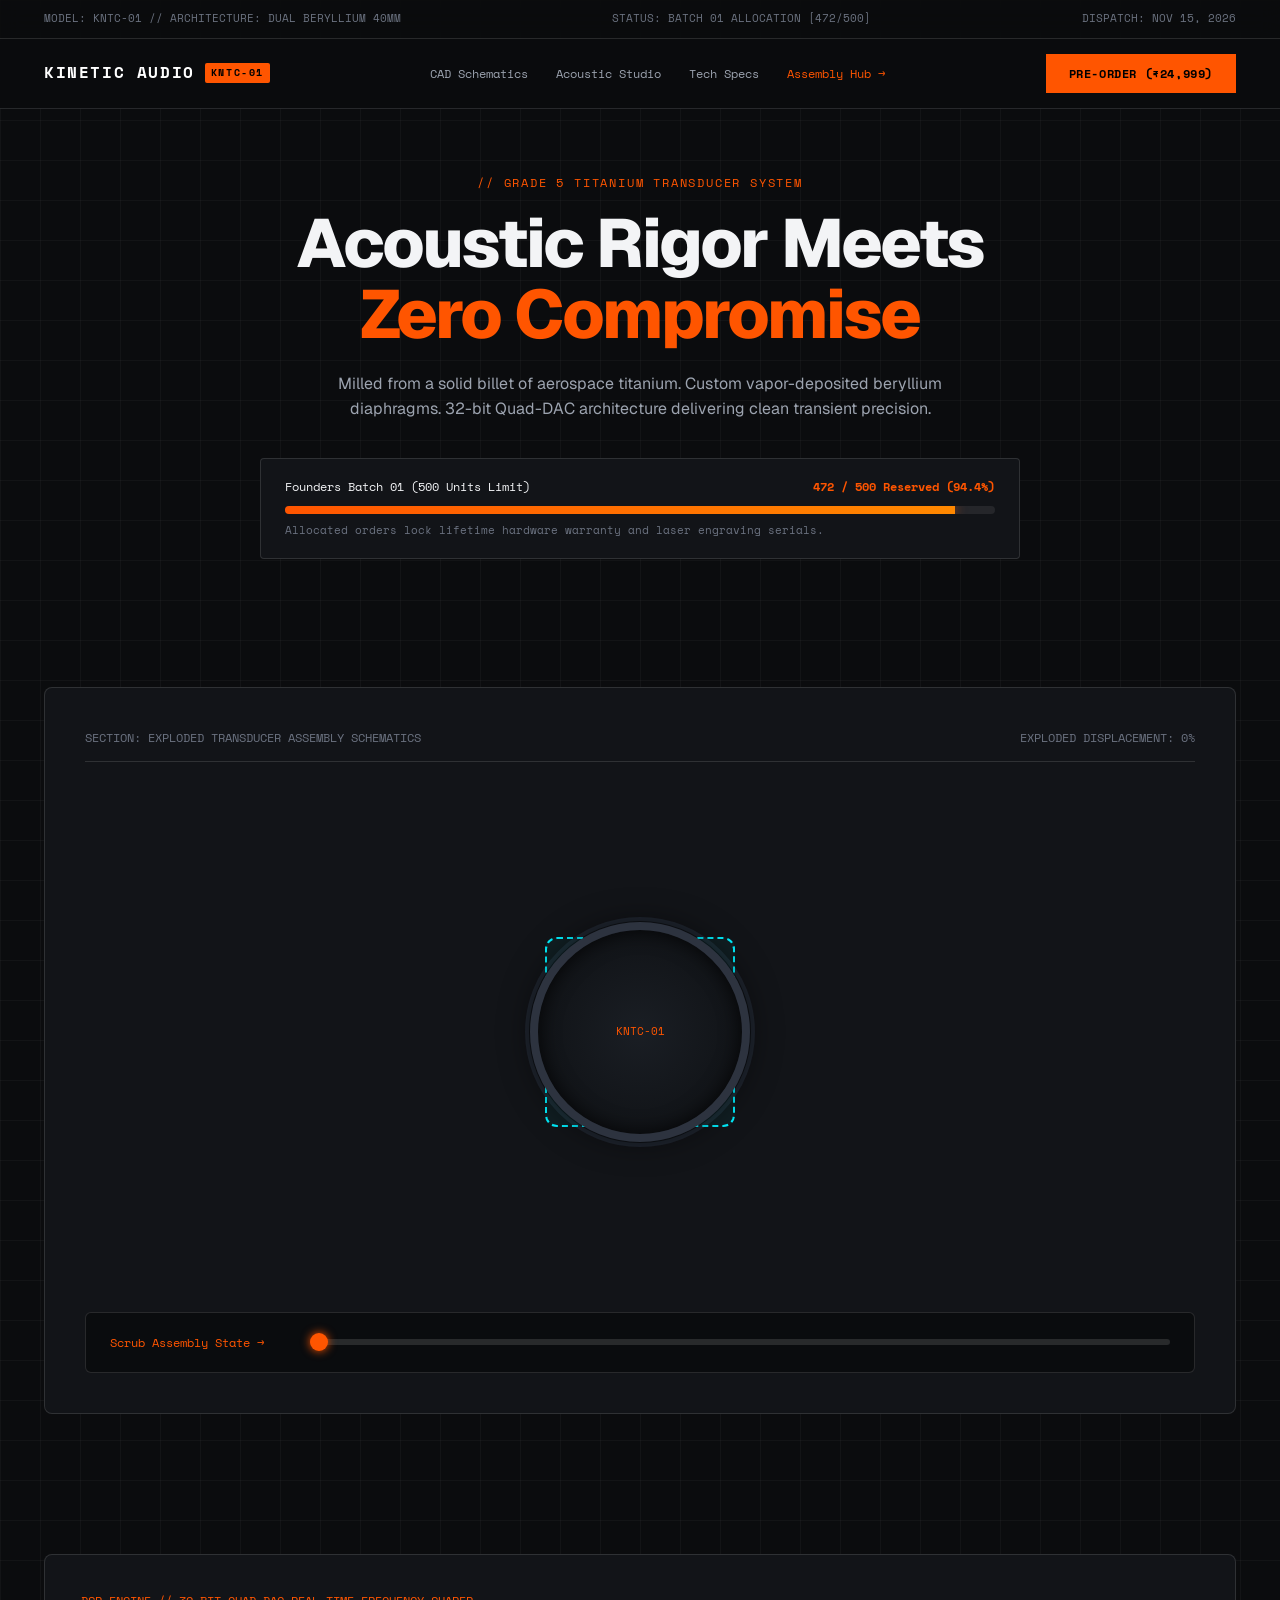
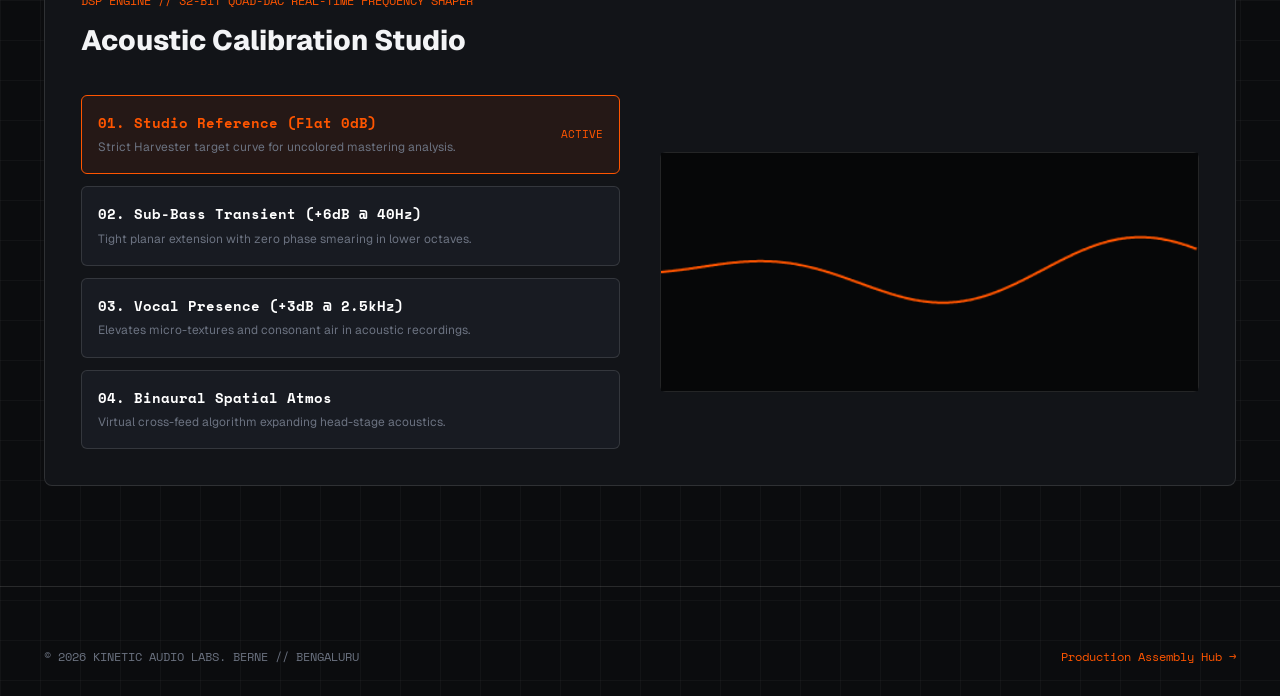
<file: public/index.html>
<!DOCTYPE html>
<html lang="en" class="dark">
<head>
  <meta charset="UTF-8">
  <meta name="viewport" content="width=device-width, initial-scale=1.0">
  <title data-brand="brand_name">KINETIC-01 — Precision CNC Machined Acoustic Hardware</title>
  <meta name="description" content="CNC milled Grade 5 Titanium chassis. 40mm custom Beryllium transducers. Low-jitter 32-bit/384kHz Quad-DAC. Engineered in Bern, Switzerland.">
  <link rel="preconnect" href="https://fonts.googleapis.com">
  <link rel="preconnect" href="https://fonts.gstatic.com" crossorigin>
  <link href="https://fonts.googleapis.com/css2?family=Geist:wght@300;400;500;600;700;800&family=Space+Mono:ital,wght@0,400;0,700;1,400&display=swap" rel="stylesheet">
  <script src="whitelabel.js"></script>
  <style>
    :root {
      --bg-base: #0b0c0e;
      --bg-surface: #121418;
      --bg-card: #181b22;
      --border-cad: rgba(255, 255, 255, 0.12);
      --border-accent: #ff5500;
      --accent-orange: #ff5500;
      --accent-orange-hover: #e04b00;
      --accent-cyan: #00f0ff;
      --text-main: #f3f4f6;
      --text-muted: #9ca3af;
      --text-dim: #6b7280;
      --font-mono: 'Space Mono', monospace;
      --font-sans: 'Geist', -apple-system, sans-serif;
      --container-max: 1240px;
    }

    * { box-sizing: border-box; margin: 0; padding: 0; -webkit-font-smoothing: antialiased; }

    body {
      background-color: var(--bg-base);
      color: var(--text-main);
      font-family: var(--font-sans);
      line-height: 1.6;
      background-image: 
        linear-gradient(to right, rgba(255,255,255,0.03) 1px, transparent 1px),
        linear-gradient(to bottom, rgba(255,255,255,0.03) 1px, transparent 1px);
      background-size: 40px 40px;
    }

    .container {
      max-width: var(--container-max);
      margin: 0 auto;
      padding: 0 24px;
    }

    /* TOP CAD HEADER */
    .top-cad-bar {
      border-bottom: 1px solid var(--border-cad);
      background: rgba(11, 12, 14, 0.85);
      backdrop-filter: blur(10px);
      padding: 10px 0;
      font-family: var(--font-mono);
      font-size: 11px;
      color: var(--text-dim);
      display: flex;
      justify-content: space-between;
    }

    /* NAVBAR */
    .navbar {
      height: 70px;
      border-bottom: 1px solid var(--border-cad);
      display: flex;
      align-items: center;
      position: sticky;
      top: 0;
      background: rgba(11, 12, 14, 0.9);
      backdrop-filter: blur(12px);
      z-index: 100;
    }
    .nav-inner {
      display: flex;
      align-items: center;
      justify-content: space-between;
      width: 100%;
    }
    .brand-logo {
      font-family: var(--font-mono);
      font-size: 16px;
      font-weight: 700;
      color: #fff;
      text-decoration: none;
      letter-spacing: 0.1em;
      display: flex;
      align-items: center;
      gap: 10px;
    }
    .cad-box-pill {
      background: var(--accent-orange);
      color: #000;
      font-weight: 800;
      font-size: 10px;
      padding: 2px 6px;
      border-radius: 2px;
    }
    .nav-menu {
      display: flex;
      gap: 28px;
      list-style: none;
      font-family: var(--font-mono);
      font-size: 12px;
    }
    .nav-link {
      color: var(--text-muted);
      text-decoration: none;
      transition: color 0.2s ease;
    }
    .nav-link:hover { color: var(--accent-orange); }

    .btn {
      display: inline-flex;
      align-items: center;
      justify-content: center;
      gap: 8px;
      padding: 10px 22px;
      font-family: var(--font-mono);
      font-size: 12px;
      font-weight: 700;
      letter-spacing: 0.05em;
      text-transform: uppercase;
      cursor: pointer;
      text-decoration: none;
      border: 1px solid var(--border-cad);
      transition: all 0.2s ease;
      background: transparent;
      color: #fff;
    }
    .btn-orange {
      background: var(--accent-orange);
      border-color: var(--accent-orange);
      color: #000;
    }
    .btn-orange:hover {
      background: var(--accent-orange-hover);
      box-shadow: 0 0 20px rgba(255, 85, 0, 0.4);
    }
    .btn-outline:hover {
      border-color: var(--accent-orange);
      color: var(--accent-orange);
    }

    /* HERO SECTION */
    .hero-section {
      padding: 60px 0 40px;
      text-align: center;
      position: relative;
    }
    .hero-cad-tag {
      font-family: var(--font-mono);
      font-size: 12px;
      color: var(--accent-orange);
      letter-spacing: 0.15em;
      margin-bottom: 16px;
      display: inline-block;
    }
    .hero-title {
      font-size: clamp(38px, 6vw, 68px);
      font-weight: 800;
      line-height: 1.05;
      letter-spacing: -0.03em;
      margin-bottom: 20px;
    }
    .hero-desc {
      color: var(--text-muted);
      max-width: 640px;
      margin: 0 auto 36px;
      font-size: 16px;
    }

    /* BATCH QUOTA PROGRESS BAR */
    .batch-meter-box {
      background: var(--bg-surface);
      border: 1px solid var(--border-cad);
      border-radius: 4px;
      padding: 18px 24px;
      max-width: 760px;
      margin: 0 auto 48px;
    }
    .batch-header {
      display: flex;
      justify-content: space-between;
      font-family: var(--font-mono);
      font-size: 12px;
      margin-bottom: 10px;
    }
    .batch-progress-track {
      width: 100%;
      height: 8px;
      background: rgba(255, 255, 255, 0.08);
      border-radius: 4px;
      overflow: hidden;
      position: relative;
    }
    .batch-progress-fill {
      width: 94.4%;
      height: 100%;
      background: linear-gradient(90deg, #ff5500, #ff8800);
      box-shadow: 0 0 12px rgba(255, 85, 0, 0.6);
      transition: width 1s ease;
    }

    /* 360 DEGREE EXPLODED VIEW STAGE */
    .cad-stage-section {
      padding: 40px 0 80px;
    }
    .cad-stage-box {
      background: var(--bg-surface);
      border: 1px solid var(--border-cad);
      border-radius: 8px;
      padding: 40px;
      position: relative;
      overflow: hidden;
    }
    .cad-stage-header {
      display: flex;
      justify-content: space-between;
      font-family: var(--font-mono);
      font-size: 12px;
      color: var(--text-dim);
      margin-bottom: 30px;
      border-bottom: 1px solid var(--border-cad);
      padding-bottom: 14px;
    }

    .exploded-canvas-wrap {
      min-height: 480px;
      position: relative;
      display: flex;
      align-items: center;
      justify-content: center;
      overflow: hidden;
    }

    /* HARDWARE LAYERS (CSS 3D ANIMATED) */
    .hw-layer {
      position: absolute;
      transition: transform 0.4s cubic-bezier(0.16, 1, 0.3, 1), opacity 0.3s ease;
    }
    .hw-chassis-front {
      width: 220px;
      height: 220px;
      border-radius: 50%;
      border: 8px solid #2d333f;
      background: radial-gradient(circle, #1a1e24 0%, #0d0f12 100%);
      box-shadow: inset 0 0 20px rgba(0,0,0,0.8), 0 0 30px rgba(0,0,0,0.5);
      z-index: 5;
      display: flex;
      align-items: center;
      justify-content: center;
      color: var(--accent-orange);
      font-family: var(--font-mono);
      font-size: 11px;
    }
    .hw-magnet {
      width: 170px;
      height: 170px;
      border-radius: 50%;
      border: 4px solid #4a5568;
      background: #1f242d;
      z-index: 4;
      display: flex;
      align-items: center;
      justify-content: center;
    }
    .hw-driver {
      width: 140px;
      height: 140px;
      border-radius: 50%;
      border: 3px solid var(--accent-orange);
      background: radial-gradient(circle, rgba(255,85,0,0.3) 0%, #15181e 100%);
      z-index: 3;
      display: flex;
      align-items: center;
      justify-content: center;
      font-family: var(--font-mono);
      font-size: 10px;
      color: #fff;
    }
    .hw-pcb {
      width: 190px;
      height: 190px;
      border-radius: 12px;
      border: 2px dashed #00f0ff;
      background: rgba(0, 240, 255, 0.05);
      z-index: 2;
    }
    .hw-backplate {
      width: 230px;
      height: 230px;
      border-radius: 50%;
      background: #0f1217;
      border: 4px solid #1f252f;
      z-index: 1;
    }

    .exploded-scrubber-box {
      margin-top: 40px;
      background: rgba(0, 0, 0, 0.4);
      border: 1px solid var(--border-cad);
      border-radius: 6px;
      padding: 20px 24px;
      display: flex;
      align-items: center;
      gap: 20px;
    }
    .scrub-label {
      font-family: var(--font-mono);
      font-size: 12px;
      color: var(--accent-orange);
      min-width: 180px;
    }
    .scrub-slider {
      flex: 1;
      height: 6px;
      background: var(--border-cad);
      outline: none;
      -webkit-appearance: none;
      border-radius: 3px;
    }
    .scrub-slider::-webkit-slider-thumb {
      -webkit-appearance: none;
      width: 18px;
      height: 18px;
      border-radius: 50%;
      background: var(--accent-orange);
      cursor: pointer;
      box-shadow: 0 0 10px var(--accent-orange);
    }

    /* EQUALIZER DSP STUDIO */
    .eq-section {
      padding: 60px 0 100px;
    }
    .eq-card {
      background: var(--bg-surface);
      border: 1px solid var(--border-cad);
      border-radius: 8px;
      padding: 36px;
    }
    .eq-grid {
      display: grid;
      grid-template-columns: 1fr 1fr;
      gap: 40px;
      align-items: center;
    }
    @media (max-width: 860px) {
      .eq-grid { grid-template-columns: 1fr; }
    }
    .profile-pills {
      display: flex;
      flex-direction: column;
      gap: 12px;
    }
    .profile-pill {
      background: var(--bg-card);
      border: 1px solid var(--border-cad);
      border-radius: 6px;
      padding: 16px;
      cursor: pointer;
      display: flex;
      align-items: center;
      justify-content: space-between;
      transition: all 0.2s ease;
    }
    .profile-pill:hover, .profile-pill.active {
      border-color: var(--accent-orange);
      background: rgba(255, 85, 0, 0.08);
    }
    .profile-pill.active .pill-name { color: var(--accent-orange); }

    .pill-name {
      font-family: var(--font-mono);
      font-weight: 700;
      font-size: 14px;
      color: #fff;
    }
    .pill-desc {
      font-size: 12px;
      color: var(--text-dim);
      margin-top: 4px;
    }

    .canvas-wrap {
      background: #060708;
      border: 1px solid var(--border-cad);
      border-radius: 6px;
      height: 240px;
      display: flex;
      align-items: center;
      justify-content: center;
      position: relative;
    }
    #waveCanvas {
      width: 100%;
      height: 100%;
    }

    /* PRE-ORDER DRAWER */
    .drawer-overlay {
      position: fixed;
      inset: 0;
      background: rgba(0, 0, 0, 0.8);
      backdrop-filter: blur(8px);
      z-index: 999;
      display: none;
      justify-content: flex-end;
    }
    .drawer-overlay.open { display: flex; }
    .drawer-panel {
      width: 100%;
      max-width: 480px;
      background: #111317;
      border-left: 1px solid var(--border-cad);
      height: 100vh;
      overflow-y: auto;
      padding: 40px 32px;
      display: flex;
      flex-direction: column;
      justify-content: space-between;
    }
    .colorway-options {
      display: flex;
      gap: 12px;
      margin: 16px 0 24px;
    }
    .color-swatch {
      width: 36px;
      height: 36px;
      border-radius: 50%;
      border: 2px solid transparent;
      cursor: pointer;
    }
    .color-swatch.active { border-color: var(--accent-orange); }
    .swatch-obsidian { background: #111; }
    .swatch-bone { background: #e5e5e0; }
    .swatch-orange { background: #ff5500; }

    /* FOOTER */
    .footer {
      border-top: 1px solid var(--border-cad);
      padding: 60px 0 30px;
      font-family: var(--font-mono);
      font-size: 12px;
      color: var(--text-dim);
    }

    /* TOAST */
    .toast-box {
      position: fixed;
      bottom: 24px;
      right: 24px;
      background: var(--bg-card);
      border: 1px solid var(--accent-orange);
      color: #fff;
      padding: 14px 20px;
      border-radius: 4px;
      font-family: var(--font-mono);
      font-size: 12px;
      display: none;
      z-index: 1001;
    }
  </style>
</head>
<body>

  <!-- CAD SYSTEM BAR -->
  <div class="top-cad-bar">
    <div class="container" style="display: flex; justify-content: space-between; width: 100%;">
      <span>MODEL: KNTC-01 // ARCHITECTURE: DUAL BERYLLIUM 40MM</span>
      <span>STATUS: BATCH 01 ALLOCATION [472/500]</span>
      <span>DISPATCH: NOV 15, 2026</span>
    </div>
  </div>

  <!-- NAVIGATION -->
  <nav class="navbar">
    <div class="container nav-inner">
      <a href="#" class="brand-logo" data-brand="brand_name">
        <span>KINETIC AUDIO</span>
        <span class="cad-box-pill">KNTC-01</span>
      </a>
      <ul class="nav-menu">
        <li><a href="#exploded" class="nav-link">CAD Schematics</a></li>
        <li><a href="#dsp" class="nav-link">Acoustic Studio</a></li>
        <li><a href="#specs" class="nav-link">Tech Specs</a></li>
        <li><a href="admin.html" class="nav-link" style="color: var(--accent-orange);">Assembly Hub &rarr;</a></li>
      </ul>
      <button class="btn btn-orange" onclick="openOrderDrawer()">Pre-Order (₹24,999)</button>
    </div>
  </nav>

  <!-- HERO SECTION -->
  <header class="hero-section">
    <div class="container">
      <span class="hero-cad-tag">// GRADE 5 TITANIUM TRANSDUCER SYSTEM</span>
      <h1 class="hero-title">
        Acoustic Rigor Meets <br><span style="color: var(--accent-orange);">Zero Compromise</span>
      </h1>
      <p class="hero-desc">
        Milled from a solid billet of aerospace titanium. Custom vapor-deposited beryllium diaphragms. 32-bit Quad-DAC architecture delivering clean transient precision.
      </p>

      <!-- BATCH QUOTA METER -->
      <div class="batch-meter-box">
        <div class="batch-header">
          <span>Founders Batch 01 (500 Units Limit)</span>
          <span style="color: var(--accent-orange); font-weight: 700;">472 / 500 Reserved (94.4%)</span>
        </div>
        <div class="batch-progress-track">
          <div class="batch-progress-fill" id="meterFill"></div>
        </div>
        <div style="font-family: var(--font-mono); font-size: 11px; color: var(--text-dim); margin-top: 8px; text-align: left;">
          Allocated orders lock lifetime hardware warranty and laser engraving serials.
        </div>
      </div>
    </div>
  </header>

  <!-- 360 EXPLODED CAD VIEW STAGE -->
  <section class="cad-stage-section" id="exploded">
    <div class="container">
      <div class="cad-stage-box">
        <div class="cad-stage-header">
          <span>SECTION: EXPLODED TRANSDUCER ASSEMBLY SCHEMATICS</span>
          <span id="scrubPercent">EXPLODED DISPLACEMENT: 0%</span>
        </div>

        <div class="exploded-canvas-wrap" id="canvasWrap">
          <div class="hw-layer hw-backplate" id="layerBack"></div>
          <div class="hw-layer hw-pcb" id="layerPcb"></div>
          <div class="hw-layer hw-magnet" id="layerMag"></div>
          <div class="hw-layer hw-driver" id="layerDriver">40mm Beryllium</div>
          <div class="hw-layer hw-chassis-front" id="layerFront">KNTC-01</div>
        </div>

        <div class="exploded-scrubber-box">
          <span class="scrub-label">Scrub Assembly State &rarr;</span>
          <input type="range" class="scrub-slider" id="scrubber" min="0" max="100" value="0" oninput="updateExplosion(this.value)">
        </div>
      </div>
    </div>
  </section>

  <!-- DSP & EQUALIZER STUDIO -->
  <section class="eq-section" id="dsp">
    <div class="container">
      <div class="eq-card">
        <div style="font-family: var(--font-mono); font-size: 12px; color: var(--accent-orange); margin-bottom: 8px;">
          DSP ENGINE // 32-BIT QUAD-DAC REAL-TIME FREQUENCY SHAPER
        </div>
        <h2 style="font-size: 28px; font-weight: 800; margin-bottom: 32px;">Acoustic Calibration Studio</h2>

        <div class="eq-grid">
          <div class="profile-pills">
            <div class="profile-pill active" onclick="setProfile('flat', this)">
              <div>
                <div class="pill-name">01. Studio Reference (Flat 0dB)</div>
                <div class="pill-desc">Strict Harvester target curve for uncolored mastering analysis.</div>
              </div>
              <span style="font-family: var(--font-mono); font-size: 11px; color: var(--accent-orange);">ACTIVE</span>
            </div>

            <div class="profile-pill" onclick="setProfile('bass', this)">
              <div>
                <div class="pill-name">02. Sub-Bass Transient (+6dB @ 40Hz)</div>
                <div class="pill-desc">Tight planar extension with zero phase smearing in lower octaves.</div>
              </div>
            </div>

            <div class="profile-pill" onclick="setProfile('vocal', this)">
              <div>
                <div class="pill-name">03. Vocal Presence (+3dB @ 2.5kHz)</div>
                <div class="pill-desc">Elevates micro-textures and consonant air in acoustic recordings.</div>
              </div>
            </div>

            <div class="profile-pill" onclick="setProfile('spatial', this)">
              <div>
                <div class="pill-name">04. Binaural Spatial Atmos</div>
                <div class="pill-desc">Virtual cross-feed algorithm expanding head-stage acoustics.</div>
              </div>
            </div>
          </div>

          <div class="canvas-wrap">
            <canvas id="waveCanvas"></canvas>
          </div>
        </div>
      </div>
    </div>
  </section>

  <!-- PRE-ORDER DRAWER -->
  <div class="drawer-overlay" id="orderDrawer" onclick="closeOrderDrawer(event)">
    <div class="drawer-panel" onclick="event.stopPropagation()">
      <div>
        <div style="display: flex; justify-content: space-between; align-items: center; margin-bottom: 24px;">
          <h3 style="font-family: var(--font-mono); font-size: 16px; color: #fff;">FOUNDERS ALLOCATION</h3>
          <button style="background: none; border: none; color: #fff; font-size: 20px; cursor: pointer;" onclick="closeOrderDrawer()">&times;</button>
        </div>

        <div style="font-family: var(--font-mono); font-size: 24px; font-weight: 700; color: var(--accent-orange); margin-bottom: 16px;">
          ₹24,999 <span style="font-size: 12px; color: var(--text-dim);">// INCL. GST</span>
        </div>

        <label style="font-family: var(--font-mono); font-size: 11px; color: var(--text-muted); display: block;">Select Colorway</label>
        <div class="colorway-options">
          <div class="color-swatch swatch-obsidian active" onclick="setColorway('Matte Obsidian', this)"></div>
          <div class="color-swatch swatch-bone" onclick="setColorway('Industrial Bone', this)"></div>
          <div class="color-swatch swatch-orange" onclick="setColorway('Cyber Safety Orange', this)"></div>
        </div>

        <label style="font-family: var(--font-mono); font-size: 11px; color: var(--text-muted); display: block; margin-bottom: 6px;">Laser Engraved Serial ID (Max 12 Chars)</label>
        <input type="text" id="engravingInput" maxlength="12" placeholder="e.g. STUDIO-01" style="width: 100%; background: #000; border: 1px solid var(--border-cad); color: #fff; padding: 10px 12px; font-family: var(--font-mono); font-size: 13px; margin-bottom: 24px;">

        <label style="font-family: var(--font-mono); font-size: 11px; color: var(--text-muted); display: block; margin-bottom: 6px;">Contact Phone *</label>
        <input type="tel" id="orderPhone" placeholder="+91 98401 00000" style="width: 100%; background: #000; border: 1px solid var(--border-cad); color: #fff; padding: 10px 12px; font-family: var(--font-mono); font-size: 13px; margin-bottom: 16px;">

        <label style="font-family: var(--font-mono); font-size: 11px; color: var(--text-muted); display: block; margin-bottom: 6px;">Full Name *</label>
        <input type="text" id="orderName" placeholder="Karan Singhal" style="width: 100%; background: #000; border: 1px solid var(--border-cad); color: #fff; padding: 10px 12px; font-family: var(--font-mono); font-size: 13px;">
      </div>

      <button class="btn btn-orange" style="width: 100%; padding: 14px; margin-top: 24px;" onclick="confirmPreorder()">
        Confirm Pre-Order (Simulate UPI)
      </button>
    </div>
  </div>

  <div class="toast-box" id="toastNotice"></div>

  <footer class="footer">
    <div class="container" style="display: flex; justify-content: space-between; flex-wrap: wrap; gap: 20px;">
      <div>&copy; 2026 <span data-brand="brand_name">KINETIC AUDIO LABS</span>. BERNE // BENGALURU</div>
      <div>
        <a href="admin.html" style="color: var(--accent-orange); text-decoration: none;">Production Assembly Hub &rarr;</a>
      </div>
    </div>
  </footer>

  <script>
    // EXPLODED VIEW SCRUBBER
    function updateExplosion(val) {
      document.getElementById('scrubPercent').textContent = `EXPLODED DISPLACEMENT: ${val}%`;
      const p = val / 100;

      // Displace layers laterally and vertically
      document.getElementById('layerFront').style.transform = `translateX(${p * 220}px) translateY(${-p * 60}px) scale(${1 + p * 0.1})`;
      document.getElementById('layerMag').style.transform = `translateX(${p * 110}px) translateY(${-p * 30}px)`;
      document.getElementById('layerDriver').style.transform = `translateX(${p * 0}px) translateY(${p * 0}px) scale(${1 - p * 0.05})`;
      document.getElementById('layerPcb').style.transform = `translateX(${-p * 120}px) translateY(${p * 40}px)`;
      document.getElementById('layerBack').style.transform = `translateX(${-p * 240}px) translateY(${p * 70}px)`;
    }

    // AUDIO WAVEFORM CANVAS SIMULATOR
    const canvas = document.getElementById('waveCanvas');
    const ctx = canvas.getContext('2d');
    canvas.width = 400;
    canvas.height = 200;
    let waveFreq = 0.02;
    let waveAmp = 30;
    let step = 0;

    function drawWave() {
      ctx.fillStyle = '#060708';
      ctx.fillRect(0, 0, canvas.width, canvas.height);

      ctx.beginPath();
      ctx.lineWidth = 2;
      ctx.strokeStyle = '#ff5500';

      for (let x = 0; x < canvas.width; x++) {
        const y = canvas.height / 2 + Math.sin(x * waveFreq + step) * waveAmp * Math.sin(x * 0.005);
        if (x === 0) ctx.moveTo(x, y);
        else ctx.lineTo(x, y);
      }
      ctx.stroke();
      step += 0.05;
      requestAnimationFrame(drawWave);
    }
    drawWave();

    function setProfile(type, el) {
      document.querySelectorAll('.profile-pill').forEach(p => p.classList.remove('active'));
      el.classList.add('active');

      if (type === 'flat') { waveFreq = 0.02; waveAmp = 25; }
      else if (type === 'bass') { waveFreq = 0.01; waveAmp = 55; }
      else if (type === 'vocal') { waveFreq = 0.04; waveAmp = 35; }
      else if (type === 'spatial') { waveFreq = 0.03; waveAmp = 45; }
    }

    // PRE-ORDER DRAWER
    let selectedColor = 'Matte Obsidian';
    function openOrderDrawer() {
      document.getElementById('orderDrawer').classList.add('open');
    }
    function closeOrderDrawer(e) {
      document.getElementById('orderDrawer').classList.remove('open');
    }
    function setColorway(c, el) {
      selectedColor = c;
      document.querySelectorAll('.color-swatch').forEach(s => s.classList.remove('active'));
      el.classList.add('active');
    }

    async function confirmPreorder() {
      const name = document.getElementById('orderName').value;
      const phone = document.getElementById('orderPhone').value;
      const eng = document.getElementById('engravingInput').value;

      if (!name || !phone) {
        alert("Please enter full name and phone number.");
        return;
      }

      try {
        await fetch('/api/preorders', {
          method: 'POST',
          headers: { 'Content-Type': 'application/json' },
          body: JSON.stringify({ customer_name: name, phone: phone, colorway: selectedColor, custom_engraving: eng })
        });
      } catch (err) {}

      document.getElementById('orderDrawer').classList.remove('open');
      showToast(`⚡ Batch 01 Pre-order verified for ${name}! Serial allocated.`);
    }

    function showToast(msg) {
      const t = document.getElementById('toastNotice');
      t.textContent = msg;
      t.style.display = 'block';
      setTimeout(() => { t.style.display = 'none'; }, 4000);
    }
  </script>
</body>
</html>
</file>
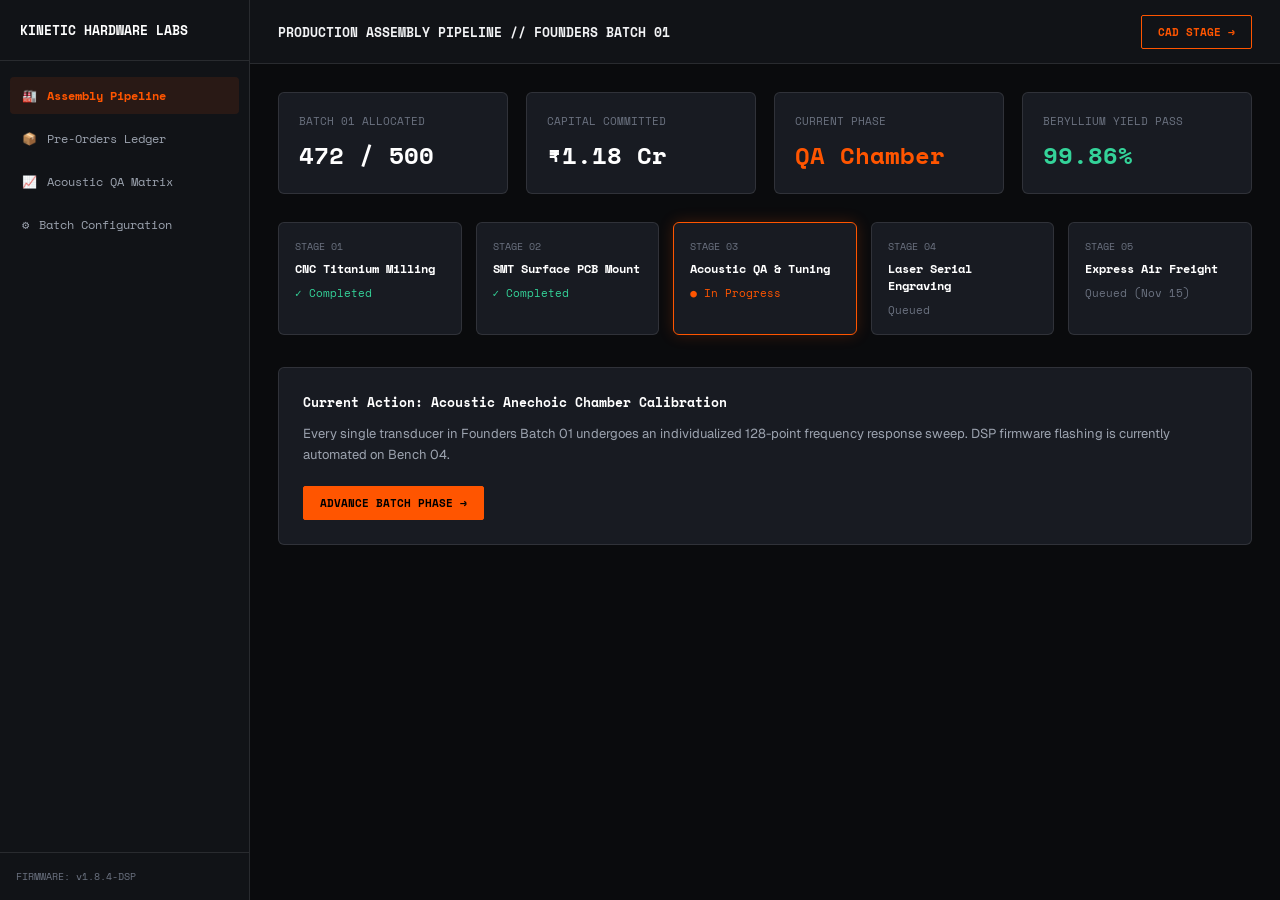
<file: public/admin.html>
<!DOCTYPE html>
<html lang="en">
<head>
  <meta charset="UTF-8">
  <meta name="viewport" content="width=device-width, initial-scale=1.0">
  <title data-brand="brand_name">KINETIC Assembly Ops — Batch Fulfillment & Hardware Telemetry Hub</title>
  <link rel="preconnect" href="https://fonts.googleapis.com">
  <link rel="preconnect" href="https://fonts.gstatic.com" crossorigin>
  <link href="https://fonts.googleapis.com/css2?family=Space+Mono:ital,wght@0,400;0,700;1,400&family=Geist:wght@400;500;600;700&display=swap" rel="stylesheet">
  <script src="whitelabel.js"></script>
  <style>
    :root {
      --bg-base: #0a0b0d;
      --bg-surface: #111317;
      --bg-card: #181b22;
      --border-cad: rgba(255, 255, 255, 0.1);
      --accent-orange: #ff5500;
      --text-main: #f3f4f6;
      --text-muted: #9ca3af;
      --text-dim: #6b7280;
      --font-mono: 'Space Mono', monospace;
      --font-sans: 'Geist', sans-serif;
      --sidebar-width: 250px;
    }

    * { box-sizing: border-box; margin: 0; padding: 0; }
    body {
      background-color: var(--bg-base);
      color: var(--text-main);
      font-family: var(--font-sans);
      display: flex;
      min-height: 100vh;
    }

    .sidebar {
      width: var(--sidebar-width);
      background: var(--bg-surface);
      border-right: 1px solid var(--border-cad);
      display: flex;
      flex-direction: column;
      position: fixed;
      top: 0;
      bottom: 0;
      left: 0;
    }
    .sidebar-header {
      padding: 20px;
      border-bottom: 1px solid var(--border-cad);
      font-family: var(--font-mono);
      font-size: 13px;
      font-weight: 700;
      color: #fff;
    }
    .sidebar-nav {
      list-style: none;
      padding: 16px 10px;
      display: flex;
      flex-direction: column;
      gap: 6px;
      flex: 1;
      font-family: var(--font-mono);
      font-size: 12px;
    }
    .nav-item {
      padding: 10px 12px;
      border-radius: 4px;
      color: var(--text-muted);
      cursor: pointer;
      display: flex;
      align-items: center;
      gap: 10px;
    }
    .nav-item:hover, .nav-item.active {
      background: rgba(255, 85, 0, 0.1);
      color: #fff;
    }
    .nav-item.active {
      color: var(--accent-orange);
      font-weight: 700;
    }

    .main-wrap {
      margin-left: var(--sidebar-width);
      flex: 1;
      display: flex;
      flex-direction: column;
    }
    .topbar {
      height: 64px;
      background: var(--bg-surface);
      border-bottom: 1px solid var(--border-cad);
      display: flex;
      align-items: center;
      justify-content: space-between;
      padding: 0 28px;
    }
    .content-body {
      padding: 28px;
      flex: 1;
    }

    /* METRIC CARDS */
    .metrics-grid {
      display: grid;
      grid-template-columns: repeat(4, 1fr);
      gap: 18px;
      margin-bottom: 28px;
    }
    @media (max-width: 1024px) {
      .metrics-grid { grid-template-columns: repeat(2, 1fr); }
    }
    .metric-card {
      background: var(--bg-card);
      border: 1px solid var(--border-cad);
      border-radius: 6px;
      padding: 20px;
    }
    .metric-label {
      font-family: var(--font-mono);
      font-size: 11px;
      color: var(--text-dim);
      margin-bottom: 8px;
      text-transform: uppercase;
    }
    .metric-val {
      font-family: var(--font-mono);
      font-size: 24px;
      font-weight: 700;
      color: #fff;
    }

    /* TABS */
    .tab-pane { display: none; }
    .tab-pane.active { display: block; }

    /* FACTORY ASSEMBLY PIPELINE */
    .pipeline-grid {
      display: grid;
      grid-template-columns: repeat(5, 1fr);
      gap: 14px;
      margin-bottom: 32px;
    }
    @media (max-width: 1024px) {
      .pipeline-grid { grid-template-columns: 1fr; }
    }
    .pipe-step-card {
      background: var(--bg-card);
      border: 1px solid var(--border-cad);
      border-radius: 6px;
      padding: 16px;
      font-family: var(--font-mono);
      position: relative;
    }
    .pipe-step-card.active {
      border-color: var(--accent-orange);
      box-shadow: 0 0 15px rgba(255, 85, 0, 0.2);
    }
    .pipe-step-num {
      font-size: 10px;
      color: var(--text-dim);
      margin-bottom: 6px;
    }
    .pipe-step-title {
      font-size: 12px;
      font-weight: 700;
      color: #fff;
      margin-bottom: 8px;
    }
    .pipe-step-status {
      font-size: 11px;
      color: var(--accent-orange);
    }

    /* TABLE */
    .table-card {
      background: var(--bg-card);
      border: 1px solid var(--border-cad);
      border-radius: 6px;
      overflow: hidden;
    }
    .hw-table {
      width: 100%;
      border-collapse: collapse;
      font-family: var(--font-mono);
      font-size: 12px;
    }
    .hw-table th {
      background: rgba(0, 0, 0, 0.4);
      padding: 12px 16px;
      color: var(--text-dim);
      border-bottom: 1px solid var(--border-cad);
      text-align: left;
    }
    .hw-table td {
      padding: 14px 16px;
      border-bottom: 1px solid var(--border-cad);
      color: var(--text-muted);
    }
    .hw-table tr:hover td {
      background: rgba(255, 255, 255, 0.02);
      color: #fff;
    }

    .btn {
      font-family: var(--font-mono);
      font-size: 11px;
      font-weight: 700;
      padding: 8px 16px;
      border: 1px solid var(--accent-orange);
      background: var(--accent-orange);
      color: #000;
      cursor: pointer;
      text-transform: uppercase;
      border-radius: 2px;
    }

    .toast-box {
      position: fixed;
      bottom: 24px;
      right: 24px;
      background: #181b22;
      border: 1px solid var(--accent-orange);
      color: #fff;
      font-family: var(--font-mono);
      font-size: 12px;
      padding: 12px 18px;
      border-radius: 4px;
      display: none;
      z-index: 999;
    }
  </style>
</head>
<body>

  <!-- SIDEBAR -->
  <aside class="sidebar">
    <div class="sidebar-header" data-brand="brand_name">
      KINETIC HARDWARE LABS
    </div>
    <ul class="sidebar-nav">
      <li class="nav-item active" onclick="switchTab('pipeline', this)">
        <span>🏭</span>
        <span>Assembly Pipeline</span>
      </li>
      <li class="nav-item" onclick="switchTab('orders', this)">
        <span>📦</span>
        <span>Pre-Orders Ledger</span>
      </li>
      <li class="nav-item" onclick="switchTab('telemetry', this)">
        <span>📈</span>
        <span>Acoustic QA Matrix</span>
      </li>
      <li class="nav-item" onclick="switchTab('settings', this)">
        <span>⚙️</span>
        <span>Batch Configuration</span>
      </li>
    </ul>
    <div style="padding: 16px; font-family: var(--font-mono); font-size: 10px; color: var(--text-dim); border-top: 1px solid var(--border-cad);">
      FIRMWARE: v1.8.4-DSP
    </div>
  </aside>

  <!-- MAIN -->
  <div class="main-wrap">
    <header class="topbar">
      <div style="font-family: var(--font-mono); font-size: 13px; font-weight: 700;" id="pageTitle">
        PRODUCTION ASSEMBLY PIPELINE // FOUNDERS BATCH 01
      </div>
      <a href="index.html" class="btn" style="background: transparent; color: var(--accent-orange); text-decoration: none;" target="_blank">
        CAD Stage &rarr;
      </a>
    </header>

    <main class="content-body">
      <!-- METRICS -->
      <div class="metrics-grid">
        <div class="metric-card">
          <div class="metric-label">Batch 01 Allocated</div>
          <div class="metric-val">472 / 500</div>
        </div>
        <div class="metric-card">
          <div class="metric-label">Capital Committed</div>
          <div class="metric-val">₹1.18 Cr</div>
        </div>
        <div class="metric-card">
          <div class="metric-label">Current Phase</div>
          <div class="metric-val" style="color: var(--accent-orange);">QA Chamber</div>
        </div>
        <div class="metric-card">
          <div class="metric-label">Beryllium Yield Pass</div>
          <div class="metric-val" style="color: #34d399;">99.86%</div>
        </div>
      </div>

      <!-- TAB 1: PIPELINE -->
      <section class="tab-pane active" id="tabPipeline">
        <div class="pipeline-grid">
          <div class="pipe-step-card">
            <div class="pipe-step-num">STAGE 01</div>
            <div class="pipe-step-title">CNC Titanium Milling</div>
            <div class="pipe-step-status" style="color: #34d399;">✓ Completed</div>
          </div>
          <div class="pipe-step-card">
            <div class="pipe-step-num">STAGE 02</div>
            <div class="pipe-step-title">SMT Surface PCB Mount</div>
            <div class="pipe-step-status" style="color: #34d399;">✓ Completed</div>
          </div>
          <div class="pipe-step-card active">
            <div class="pipe-step-num">STAGE 03</div>
            <div class="pipe-step-title">Acoustic QA & Tuning</div>
            <div class="pipe-step-status">● In Progress</div>
          </div>
          <div class="pipe-step-card">
            <div class="pipe-step-num">STAGE 04</div>
            <div class="pipe-step-title">Laser Serial Engraving</div>
            <div class="pipe-step-status" style="color: var(--text-dim);">Queued</div>
          </div>
          <div class="pipe-step-card">
            <div class="pipe-step-num">STAGE 05</div>
            <div class="pipe-step-title">Express Air Freight</div>
            <div class="pipe-step-status" style="color: var(--text-dim);">Queued (Nov 15)</div>
          </div>
        </div>

        <div style="background: var(--bg-card); border: 1px solid var(--border-cad); padding: 24px; border-radius: 6px;">
          <div style="font-family: var(--font-mono); font-size: 13px; font-weight: 700; margin-bottom: 12px; color: #fff;">
            Current Action: Acoustic Anechoic Chamber Calibration
          </div>
          <p style="font-size: 13px; color: var(--text-muted); line-height: 1.6; margin-bottom: 20px;">
            Every single transducer in Founders Batch 01 undergoes an individualized 128-point frequency response sweep. DSP firmware flashing is currently automated on Bench 04.
          </p>
          <button class="btn" onclick="advanceStage()">Advance Batch Phase &rarr;</button>
        </div>
      </section>

      <!-- TAB 2: PRE-ORDERS -->
      <section class="tab-pane" id="tabOrders">
        <div class="table-card">
          <table class="hw-table">
            <thead>
              <tr>
                <th>Serial ID</th>
                <th>Client Name</th>
                <th>Phone</th>
                <th>Colorway</th>
                <th>Laser Engraving</th>
                <th>Amount</th>
                <th>Status</th>
              </tr>
            </thead>
            <tbody>
              <tr>
                <td style="color: var(--accent-orange); font-weight: 700;">KNTC-001</td>
                <td>Arjun Vasudevan</td>
                <td>+91 98401 22990</td>
                <td>Matte Obsidian</td>
                <td>STUDIO-01</td>
                <td>₹24,999</td>
                <td><span style="color: #34d399;">● PAID</span></td>
              </tr>
              <tr>
                <td style="color: var(--accent-orange); font-weight: 700;">KNTC-002</td>
                <td>Lukas Lindqvist</td>
                <td>+46 70 123 4567</td>
                <td>Cyber Safety Orange</td>
                <td>LINDQVIST</td>
                <td>₹24,999</td>
                <td><span style="color: #34d399;">● PAID</span></td>
              </tr>
              <tr>
                <td style="color: var(--accent-orange); font-weight: 700;">KNTC-003</td>
                <td>Nadia Chen</td>
                <td>+1 415 889 0122</td>
                <td>Industrial Bone</td>
                <td>POLYPHONIC</td>
                <td>₹24,999</td>
                <td><span style="color: #34d399;">● PAID</span></td>
              </tr>
            </tbody>
          </table>
        </div>
      </section>

      <!-- TAB 3: TELEMETRY -->
      <section class="tab-pane" id="tabTelemetry">
        <div style="background: var(--bg-card); border: 1px solid var(--border-cad); padding: 24px; border-radius: 6px;">
          <div style="font-family: var(--font-mono); font-size: 13px; font-weight: 700; margin-bottom: 16px; color: #fff;">
            Frequency Response Tolerance Matrix (20Hz - 40,000Hz)
          </div>
          <div style="font-family: var(--font-mono); font-size: 12px; color: var(--text-muted); line-height: 1.8;">
            ● Channel Matching L/R: &lt; 0.25 dB deviation<br>
            ● Total Harmonic Distortion (THD): 0.038% @ 1kHz, 100dB SPL<br>
            ● Diaphragm Damping Ratio: Qm = 4.2<br>
            ● Quad-DAC Clock Jitter: 12 Picoseconds
          </div>
        </div>
      </section>

      <!-- TAB 4: SETTINGS -->
      <section class="tab-pane" id="tabSettings">
        <div style="background: var(--bg-card); border: 1px solid var(--border-cad); padding: 24px; border-radius: 6px; max-width: 500px;">
          <div style="font-family: var(--font-mono); font-size: 13px; font-weight: 700; margin-bottom: 16px;">
            Hardware Parameters & Quotas
          </div>
          <div style="margin-bottom: 16px;">
            <label style="display: block; font-family: var(--font-mono); font-size: 11px; margin-bottom: 6px;">Founders Batch Cap</label>
            <input type="number" value="500" style="width: 100%; background: #000; border: 1px solid var(--border-cad); color: #fff; padding: 8px 12px; font-family: var(--font-mono);">
          </div>
          <div style="margin-bottom: 16px;">
            <label style="display: block; font-family: var(--font-mono); font-size: 11px; margin-bottom: 6px;">Concierge WhatsApp</label>
            <input type="text" id="cfgWa" value="919061902295" style="width: 100%; background: #000; border: 1px solid var(--border-cad); color: #fff; padding: 8px 12px; font-family: var(--font-mono);">
          </div>
          <button class="btn" onclick="showToast('Hardware batch quotas updated.')">Save Configuration</button>
        </div>
      </section>
    </main>
  </div>

  <div class="toast-box" id="toastNotice"></div>

  <script>
    function switchTab(tab, el) {
      document.querySelectorAll('.nav-item').forEach(i => i.classList.remove('active'));
      el.classList.add('active');

      document.querySelectorAll('.tab-pane').forEach(p => p.classList.remove('active'));
      if (tab === 'pipeline') {
        document.getElementById('tabPipeline').classList.add('active');
        document.getElementById('pageTitle').textContent = 'PRODUCTION ASSEMBLY PIPELINE // FOUNDERS BATCH 01';
      } else if (tab === 'orders') {
        document.getElementById('tabOrders').classList.add('active');
        document.getElementById('pageTitle').textContent = 'ALLOCATED PRE-ORDERS & SERIAL LEDGER';
      } else if (tab === 'telemetry') {
        document.getElementById('tabTelemetry').classList.add('active');
        document.getElementById('pageTitle').textContent = 'ACOUSTIC QA CHAMBER TELEMETRY';
      } else if (tab === 'settings') {
        document.getElementById('tabSettings').classList.add('active');
        document.getElementById('pageTitle').textContent = 'HARDWARE BATCH CONFIGURATION';
      }
    }

    function advanceStage() {
      showToast('Phase advanced: Laser serial engraving initiated!');
    }

    function showToast(msg) {
      const t = document.getElementById('toastNotice');
      t.textContent = msg;
      t.style.display = 'block';
      setTimeout(() => { t.style.display = 'none'; }, 3500);
    }
  </script>
</body>
</html>
</file>
